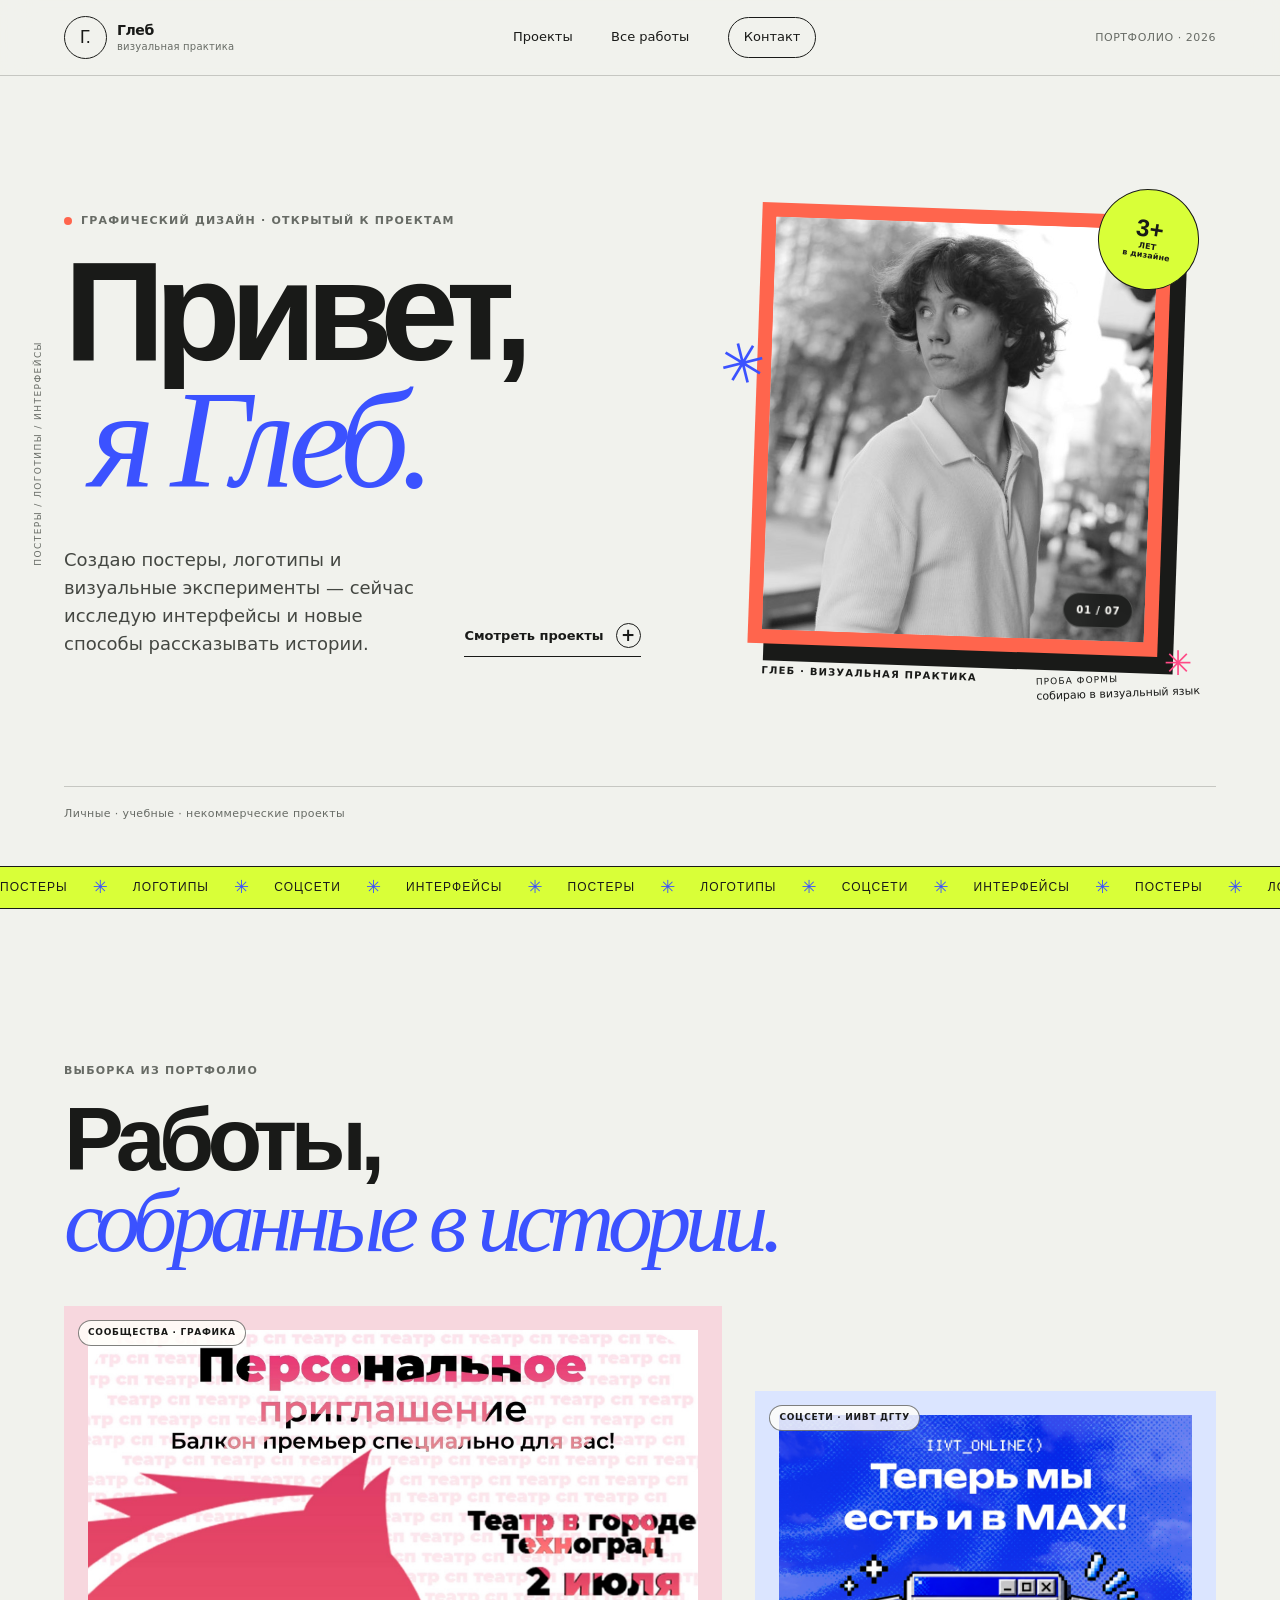
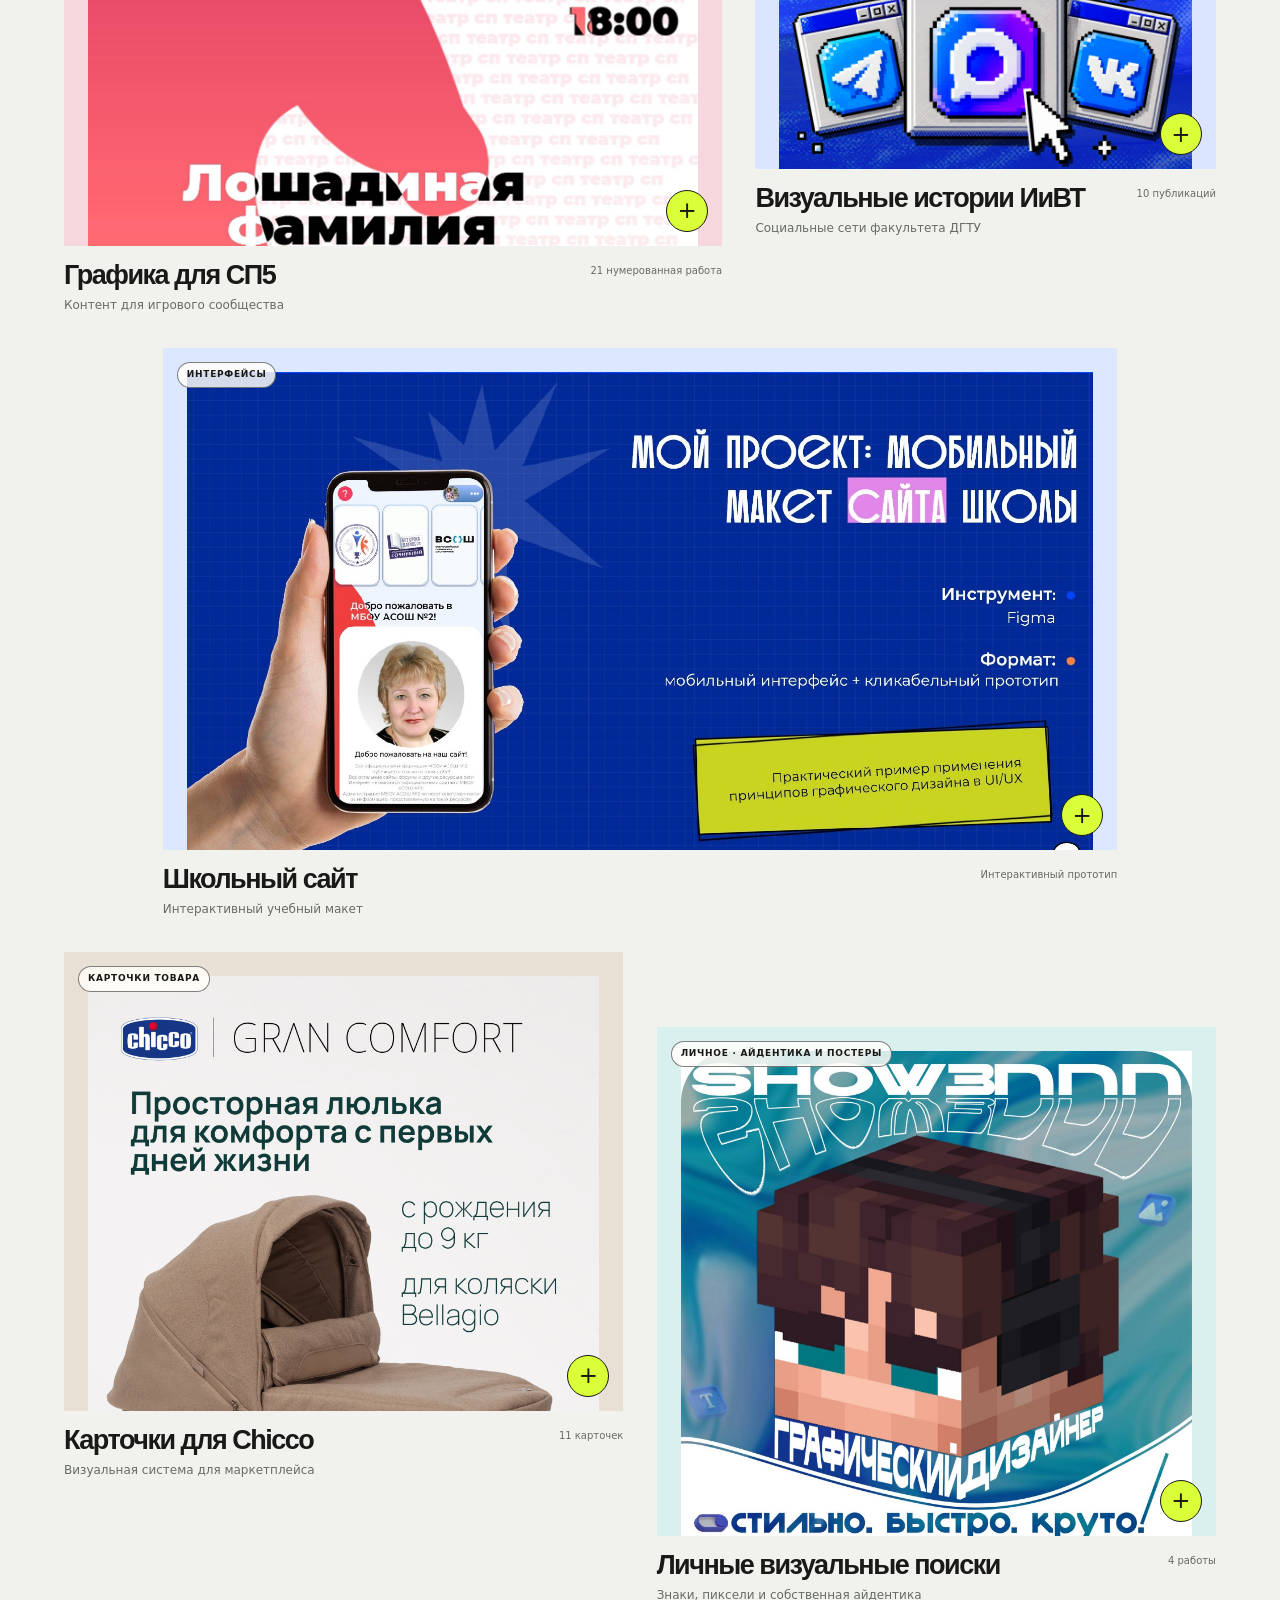
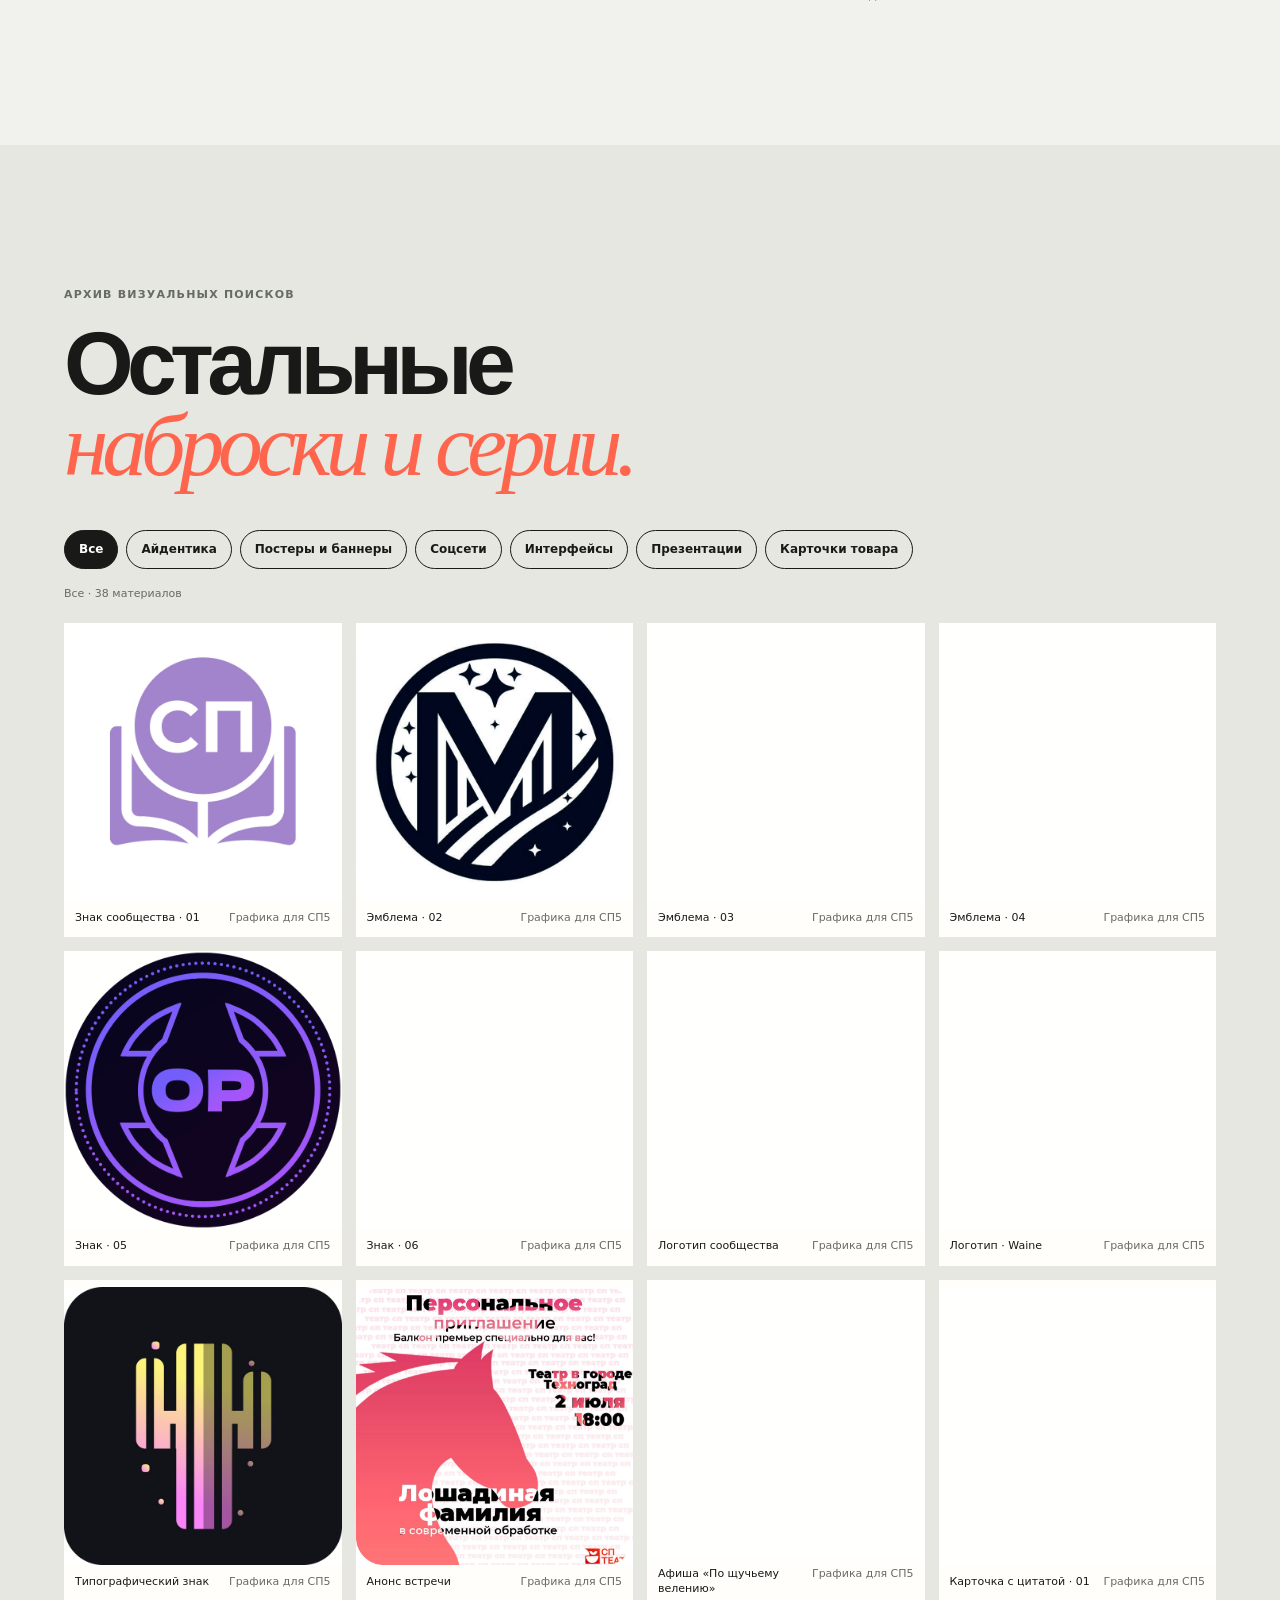
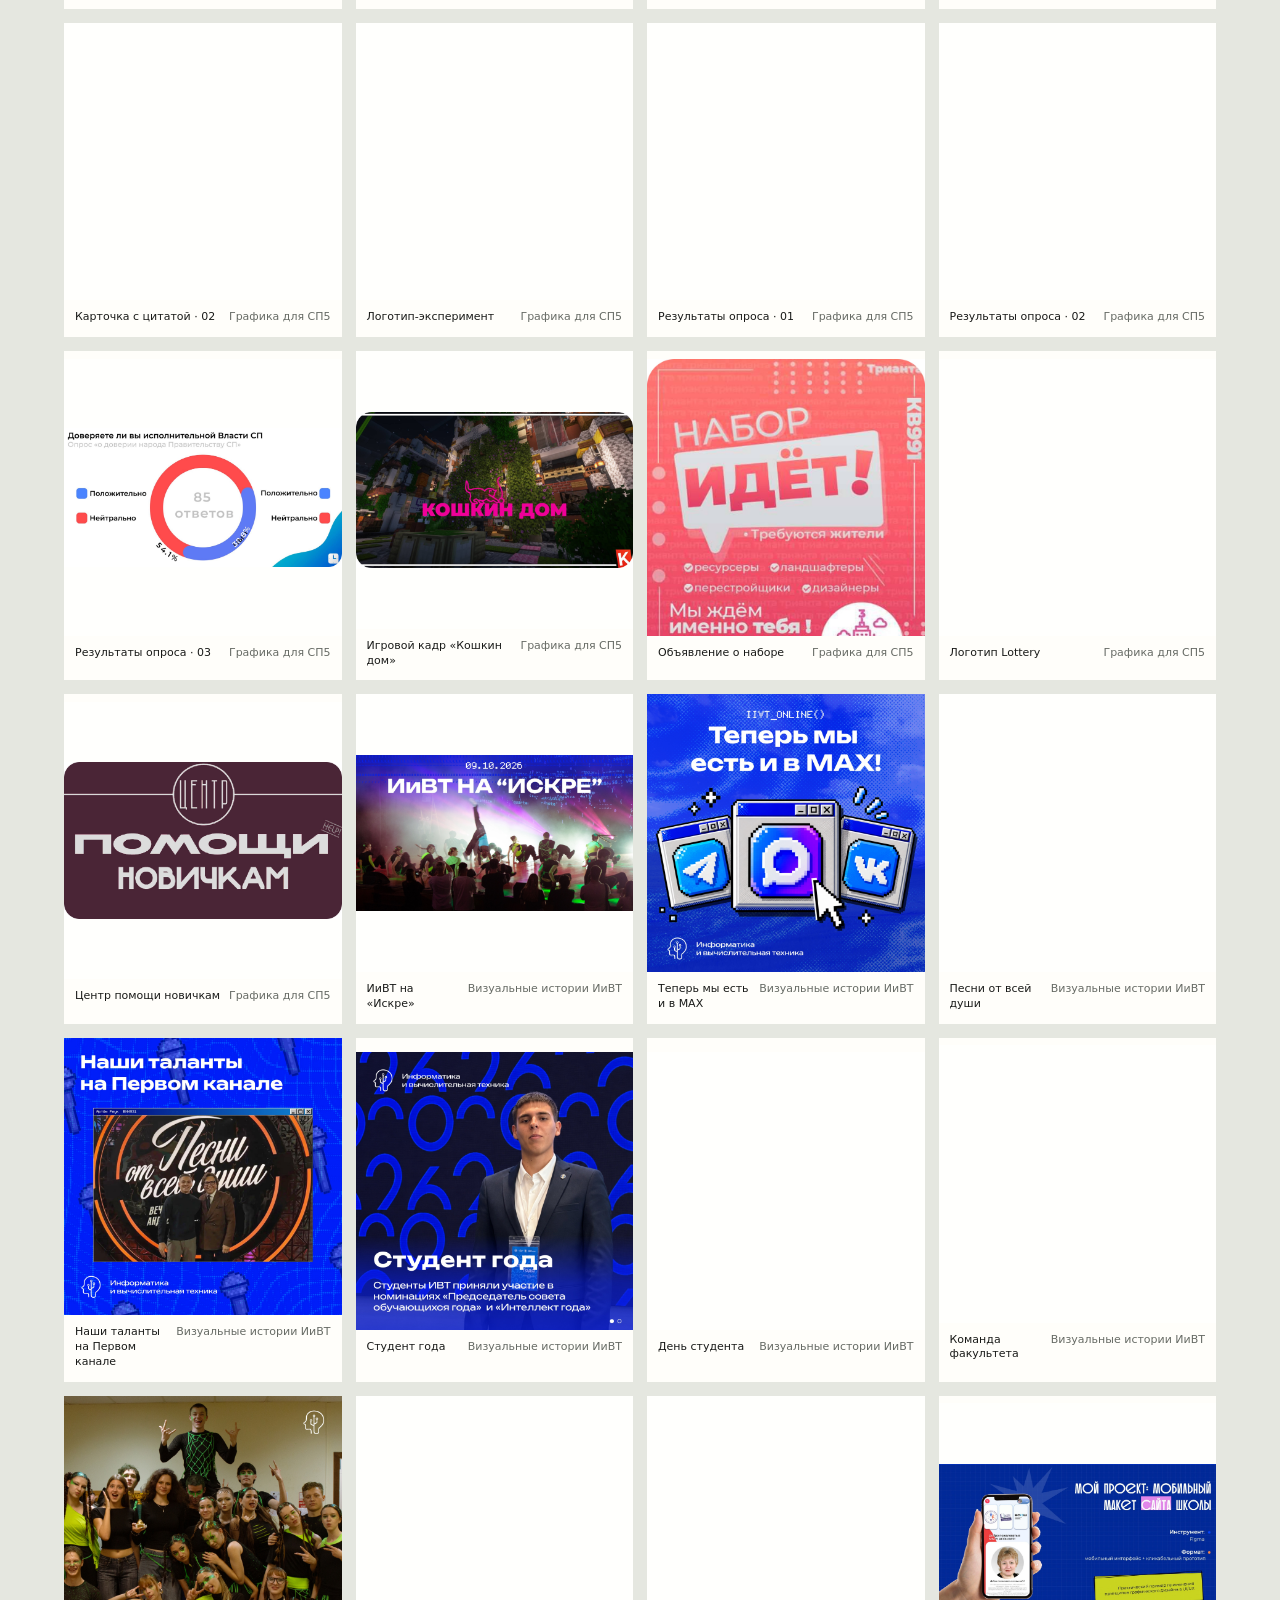
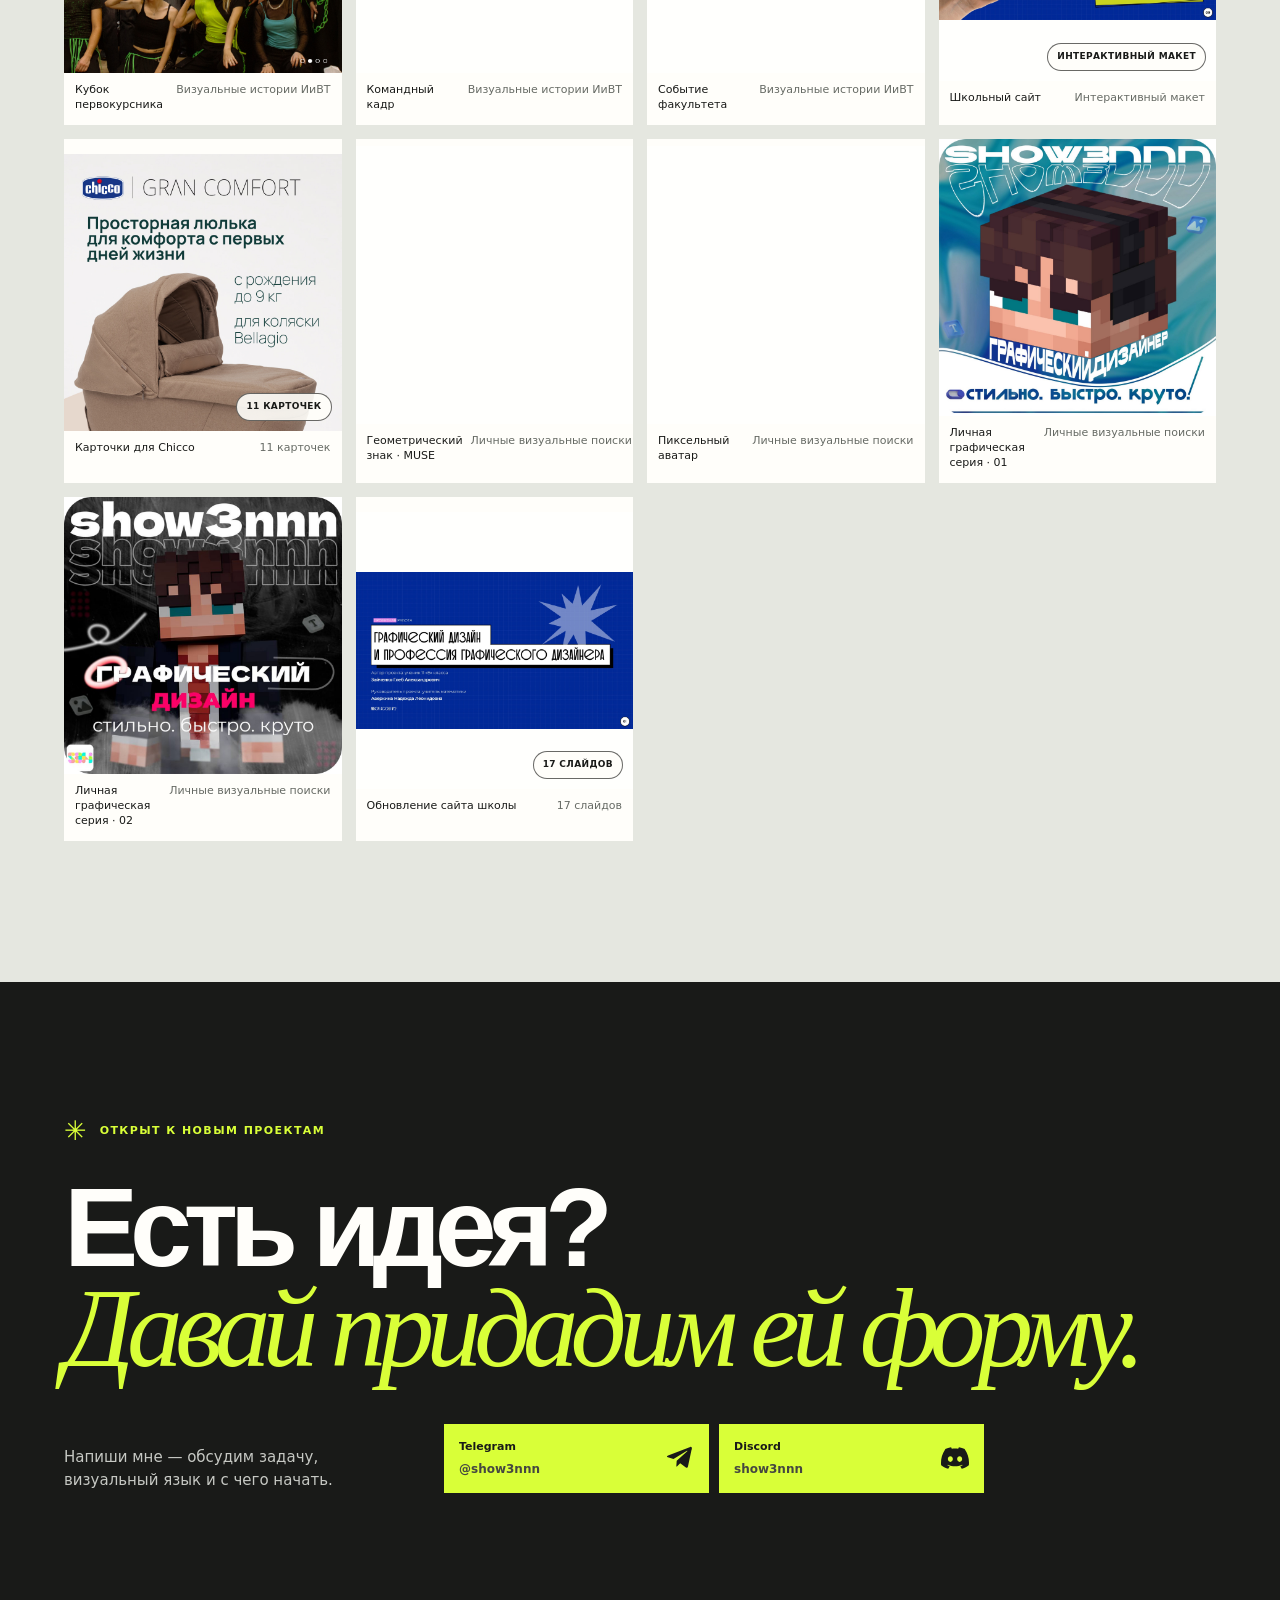
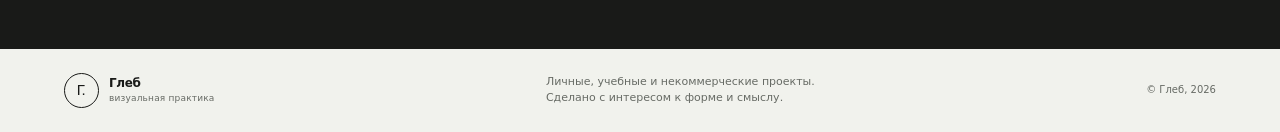
<file: index.html>
<!doctype html>
<html lang="ru">
<head>
  <meta charset="utf-8">
  <meta name="viewport" content="width=device-width, initial-scale=1">
  <meta name="theme-color" content="#f1f2ed">
  <meta name="description" content="Портфолио Глеба — постеры, логотипы, визуальные эксперименты и интерактивные интерфейсы.">
  <title>Глеб — графический дизайн и визуальные эксперименты</title>
  <link rel="icon" type="image/svg+xml" href="favicon.svg">
  <link rel="stylesheet" href="styles.css">
  <script defer src="projects.js"></script>
  <script defer src="app.js"></script>
</head>
<body>
  <div class="reading-progress" aria-hidden="true"></div>
  <header class="site-header">
    <a class="wordmark" href="#top" aria-label="Глеб, на главную">
      <span class="wordmark__glyph">Г.</span>
      <span class="wordmark__text">Глеб<br><small>визуальная практика</small></span>
    </a>
    <button class="menu-toggle" type="button" aria-expanded="false" aria-controls="main-nav">
      <span></span><span></span><span class="sr-only">Открыть меню</span>
    </button>
    <nav class="main-nav" id="main-nav" aria-label="Основная навигация">
      <a href="#projects">Проекты</a>
      <a href="#archive">Все работы</a>
      <a class="nav-contact" href="#contact">Контакт</a>
    </nav>
    <span class="header-note">Портфолио · 2026</span>
  </header>

  <main id="top">
    <section class="hero section-wrap">
      <div class="hero__copy reveal">
        <p class="eyebrow"><span class="eyebrow__dot"></span> Графический дизайн · открытый к проектам</p>
        <h1>Привет,<br><em>я Глеб.</em></h1>
        <div class="hero__bottom">
          <p class="hero__intro">Создаю постеры, логотипы и визуальные эксперименты — сейчас исследую интерфейсы и новые способы рассказывать истории.</p>
          <a class="text-link" href="#projects"><span>Смотреть проекты</span><i aria-hidden="true">+</i></a>
        </div>
        <span class="hero__side-label">Постеры / логотипы / интерфейсы</span>
      </div>
      <div class="hero__visual reveal">
        <div class="hero-stamp"><b>3+</b><span>ЛЕТ<br>в дизайне</span></div>
        <div class="hero-art">
          <div class="hero-carousel" id="heroCarousel" role="group" aria-roledescription="карусель" aria-label="Фотографии Глеба">
            <img class="hero-carousel__image" src="assets/about/avatar.jpg" alt="Портрет Глеба в чёрно-белом исполнении" fetchpriority="high">
            <span class="hero-carousel__count" aria-hidden="true">01 / 07</span>
          </div>
          <span class="hero-art__corner">ГЛЕБ · ВИЗУАЛЬНАЯ ПРАКТИКА</span>
        </div>
        <span class="hero-spark hero-spark--one" aria-hidden="true">✳</span>
        <span class="hero-spark hero-spark--two" aria-hidden="true">✳</span>
      <p class="hero-caption"><span>ПРОБА ФОРМЫ</span><br>собираю в визуальный язык</p>
      </div>
      <div class="hero-footer">
        <span>Личные · учебные · некоммерческие проекты</span>
      </div>
    </section>

    <div class="ticker" aria-label="Направления дизайна">
      <div class="ticker__track">
        <div class="ticker__group">
          <span>ПОСТЕРЫ</span><b>✳</b><span>ЛОГОТИПЫ</span><b>✳</b><span>СОЦСЕТИ</span><b>✳</b><span>ИНТЕРФЕЙСЫ</span><b>✳</b>
        </div>
      </div>
    </div>

    <section class="projects-section section-wrap" id="projects">
      <div class="section-heading reveal">
        <div>
          <p class="eyebrow">Выборка из портфолио</p>
          <h2>Работы,<br><em>собранные в истории.</em></h2>
        </div>
      </div>
      <div class="project-grid" id="projectGrid" aria-live="polite"></div>
    </section>

    <section class="archive-section" id="archive">
      <div class="section-wrap">
        <div class="section-heading section-heading--archive reveal">
          <div>
            <p class="eyebrow">Архив визуальных поисков</p>
            <h2>Остальные<br><em>наброски и серии.</em></h2>
          </div>
        </div>
        <div class="filter-row" id="filters" role="group" aria-label="Фильтр по направлениям"></div>
        <p class="archive-count" id="archiveCount" aria-live="polite"></p>
        <div class="archive-grid" id="archiveGrid"></div>
      </div>
    </section>

    <section class="contact-section" id="contact">
      <div class="contact-inner section-wrap reveal">
        <div class="contact-kicker"><span class="contact-star">✳</span><p>Открыт к новым проектам</p></div>
        <h2>Есть идея?<br><em>Давай придадим ей форму.</em></h2>
        <div class="contact-bottom">
          <p>Напиши мне — обсудим задачу, визуальный язык и с чего начать.</p>
          <div class="contact-methods" aria-label="Способы связи">
            <a class="contact-link" href="https://t.me/show3nnn" target="_blank" rel="noreferrer">
              <span class="contact-link__identity"><span class="contact-link__platform">Telegram</span><span class="contact-link__value">@show3nnn</span></span>
              <svg class="contact-link__telegram" viewBox="0 0 24 24" aria-hidden="true" focusable="false"><path d="M21.94 4.62 18.83 19.3c-.24 1.07-.87 1.34-1.77.84l-4.9-3.61-2.36 2.27c-.26.26-.48.48-.98.48l.35-4.98 9.06-8.19c.39-.35-.09-.55-.6-.2L6.44 12.84 1.6 11.33c-1.05-.33-1.07-1.05.22-1.56L20.8 2.53c.87-.32 1.63.21 1.35 2.09z"/></svg>
            </a>
            <button class="contact-link discord-copy" id="copyDiscord" type="button" data-copy-value="show3nnn" aria-label="Скопировать ник Discord show3nnn">
              <span class="contact-link__identity"><span class="contact-link__platform">Discord</span><span class="contact-link__value">show3nnn</span></span>
              <svg class="contact-link__discord" viewBox="0 0 24 24" aria-hidden="true" focusable="false"><path d="M20.317 4.3698a19.7913 19.7913 0 0 0-4.8851-1.5152.0741.0741 0 0 0-.0785.0371c-.211.3753-.4447.8648-.6083 1.2495-1.8447-.2762-3.68-.2762-5.4868 0-.1636-.3933-.4058-.8742-.6177-1.2495a.077.077 0 0 0-.0785-.037 19.7363 19.7363 0 0 0-4.8852 1.515.0699.0699 0 0 0-.0321.0277C.5334 9.0458-.319 13.5799.0992 18.0578a.0824.0824 0 0 0 .0312.0561c2.0528 1.5076 4.0413 2.4228 5.9929 3.0294a.0777.0777 0 0 0 .0842-.0276c.4616-.6304.8731-1.2952 1.226-1.9942a.076.076 0 0 0-.0416-.1057c-.6528-.2476-1.2743-.5495-1.8722-.8923a.077.077 0 0 1-.0076-.1277c.1258-.0943.2517-.1923.3718-.2914a.0743.0743 0 0 1 .0776-.0105c3.9278 1.7933 8.18 1.7933 12.0614 0a.0739.0739 0 0 1 .0785.0095c.1202.099.246.1981.3728.2924a.077.077 0 0 1-.0066.1276 12.2986 12.2986 0 0 1-1.873.8914.0766.0766 0 0 0-.0407.1067c.3604.698.7719 1.3628 1.225 1.9932a.076.076 0 0 0 .0842.0286c1.961-.6067 3.9495-1.5219 6.0023-3.0294a.077.077 0 0 0 .0313-.0552c.5004-5.177-.8382-9.6739-3.5485-13.6604a.061.061 0 0 0-.0312-.0286zM8.02 15.3312c-1.1825 0-2.1569-1.0857-2.1569-2.419 0-1.3332.9555-2.4189 2.157-2.4189 1.2108 0 2.1757 1.0952 2.1568 2.419 0 1.3332-.9555 2.4189-2.1569 2.4189zm7.9748 0c-1.1825 0-2.1569-1.0857-2.1569-2.419 0-1.3332.9554-2.4189 2.1569-2.4189 1.2108 0 2.1757 1.0952 2.1568 2.419 0 1.3332-.946 2.4189-2.1568 2.4189Z"/></svg>
            </button>
          </div>
        </div>
        <p class="contact-copy-status" id="contactCopyStatus" aria-live="polite"></p>
      </div>
    </section>
  </main>

  <footer class="site-footer section-wrap">
    <a class="wordmark wordmark--footer" href="#top"><span class="wordmark__glyph">Г.</span><span class="wordmark__text">Глеб<br><small>визуальная практика</small></span></a>
    <p>Личные, учебные и некоммерческие проекты.<br>Сделано с интересом к форме и смыслу.</p>
    <span>© Глеб, 2026</span>
  </footer>

  <dialog class="project-dialog" id="projectDialog" aria-labelledby="projectDialogTitle">
    <div class="project-dialog__top">
      <span class="dialog-brand">Г. / КЕЙС</span>
      <button class="icon-button dialog-close" type="button" aria-label="Закрыть кейс">×</button>
    </div>
    <div class="project-dialog__content" id="projectDialogContent"></div>
  </dialog>

  <dialog class="lightbox" id="lightbox" aria-label="Просмотр изображения">
    <button class="icon-button lightbox-close" type="button" aria-label="Закрыть изображение">×</button>
    <button class="lightbox-step lightbox-step--prev" type="button" aria-label="Предыдущее изображение">Назад</button>
    <figure class="lightbox-figure">
      <img id="lightboxImage" alt="">
      <figcaption><span id="lightboxCaption"></span><small id="lightboxPosition"></small></figcaption>
    </figure>
    <button class="lightbox-step lightbox-step--next" type="button" aria-label="Следующее изображение">Дальше</button>
  </dialog>
</body>
</html>
</file>
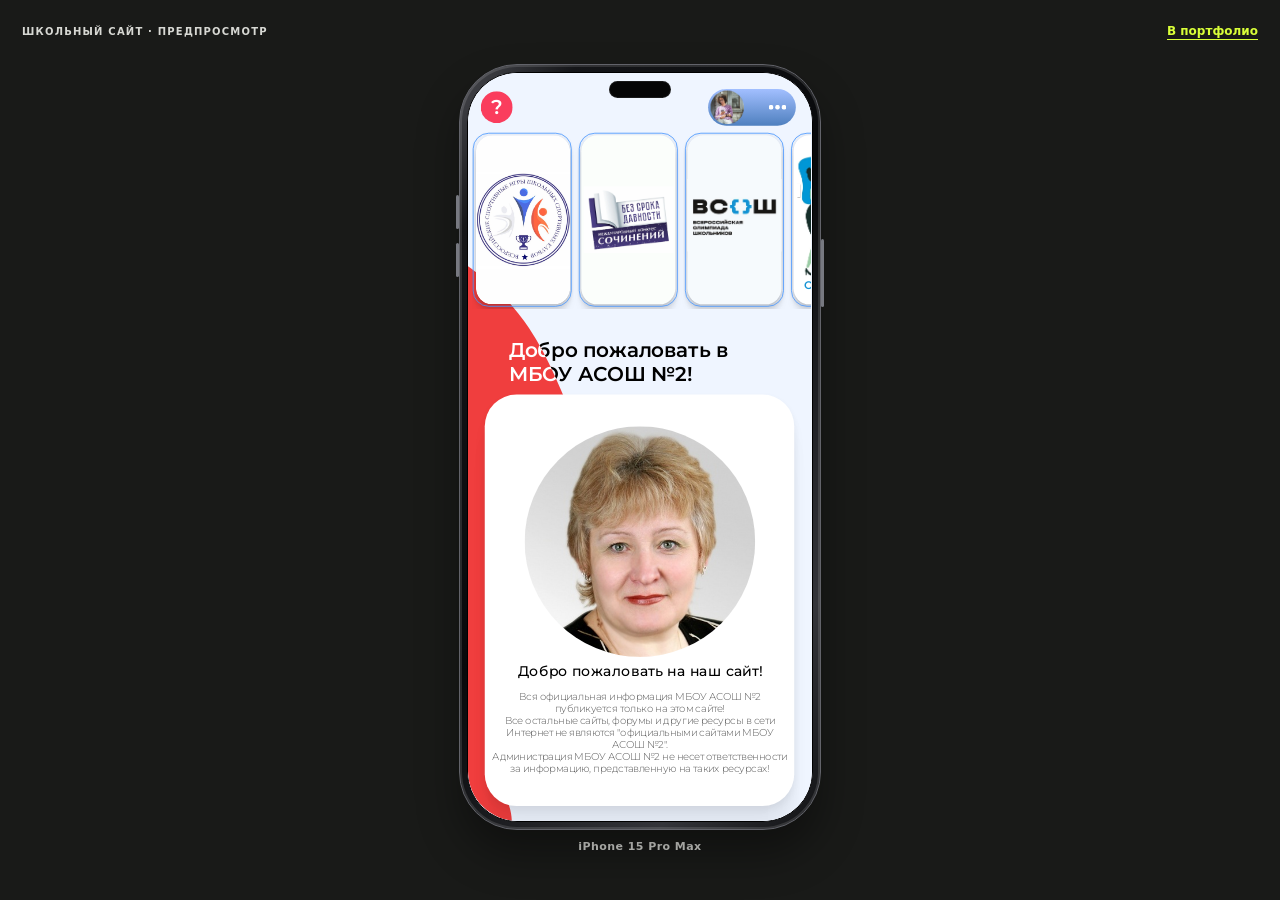
<file: school-preview.html>
<!doctype html>
<html lang="ru">
<head>
  <meta charset="utf-8">
  <meta name="viewport" content="width=device-width, initial-scale=1">
  <meta name="theme-color" content="#191a18">
  <meta name="description" content="Интерактивный макет школьного сайта в рамке iPhone 15 Pro Max.">
  <title>Школьный сайт — предпросмотр iPhone</title>
  <link rel="icon" type="image/svg+xml" href="favicon.svg">
  <link rel="stylesheet" href="styles.css">
</head>
<body class="standalone-preview-page">
  <main class="standalone-preview">
    <header class="standalone-preview__top">
      <span class="standalone-preview__brand">ШКОЛЬНЫЙ САЙТ · ПРЕДПРОСМОТР</span>
      <a class="standalone-preview__back" href="index.html#projects">В портфолио</a>
    </header>
    <section class="standalone-preview__stage" aria-label="Интерактивный макет на iPhone">
      <figure class="iphone-device" aria-label="iPhone 15 Pro Max с интерактивным макетом сайта школы">
        <div class="iphone-frame">
          <div class="iphone-screen">
            <span class="iphone-island" aria-hidden="true"></span>
            <iframe class="demo-frame" title="Интерактивный макет сайта школы" src="demos/school-prototype.html" loading="eager" sandbox="allow-scripts allow-forms"></iframe>
          </div>
        </div>
        <figcaption>iPhone 15 Pro Max</figcaption>
      </figure>
    </section>
  </main>
</body>
</html>
</file>
<file: styles.css>
:root {
  color-scheme: light;
  --paper: #f1f2ed;
  --paper-deep: #e7e9e2;
  --white: #fffefa;
  --ink: #191a18;
  --muted: #676b65;
  --line: rgba(25, 26, 24, .2);
  --blue: #3b52ff;
  --lime: #d9ff38;
  --coral: #ff654d;
  --pink: #ff4b87;
  --serif: Georgia, "Times New Roman", serif;
  --sans: system-ui, -apple-system, BlinkMacSystemFont, "Segoe UI", sans-serif;
  --display: "Arial Black", "Helvetica Neue", Arial, sans-serif;
  --gutter: clamp(20px, 5vw, 76px);
  --max: 1440px;
}
* { box-sizing: border-box; }
html { scroll-behavior: smooth; scroll-padding-top: 82px; }
body {
  margin: 0;
  color: var(--ink);
  background: var(--paper);
  font-family: var(--sans);
  font-size: 16px;
  line-height: 1.55;
  -webkit-font-smoothing: antialiased;
}
body:has(dialog[open]) { overflow: hidden; }
img { display: block; max-width: 100%; }
a { color: inherit; }
button { color: inherit; font: inherit; }
button, a { -webkit-tap-highlight-color: transparent; }
::selection { color: var(--ink); background: var(--lime); }
.sr-only {
  position: absolute; width: 1px; height: 1px; padding: 0; margin: -1px;
  overflow: hidden; clip: rect(0,0,0,0); white-space: nowrap; border: 0;
}
.reading-progress {
  position: fixed; inset: 0 auto auto 0; z-index: 20;
  width: 100%; height: 3px; transform: scaleX(0); transform-origin: left center;
  background: var(--blue); pointer-events: none;
}
.section-wrap { width: min(100% - 2 * var(--gutter), var(--max)); margin-inline: auto; }
.site-header {
  position: sticky; top: 0; z-index: 10;
  display: flex; align-items: center; justify-content: space-between;
  width: 100%; min-height: 76px; padding: 10px var(--gutter);
  background: rgba(241,242,237,.9); border-bottom: 1px solid var(--line);
  backdrop-filter: blur(16px);
}
.wordmark { display: inline-flex; align-items: center; gap: 10px; text-decoration: none; line-height: 1.05; }
.wordmark__glyph {
  display: grid; place-items: center; width: 43px; height: 43px;
  border: 1px solid var(--ink); border-radius: 50%; font-family: var(--display);
  font-size: 18px; letter-spacing: -.1em; padding-right: 2px;
}
.wordmark__text { font-size: 14px; font-weight: 750; letter-spacing: -.03em; }
.wordmark__text small { display: inline-block; margin-top: 4px; color: var(--muted); font-size: 10px; font-weight: 500; letter-spacing: .02em; }
.main-nav { display: flex; align-items: center; gap: clamp(18px,3vw,44px); }
.main-nav a { font-size: 13px; text-decoration: none; transition: color .2s ease; }
.main-nav a:hover, .main-nav a[aria-current="location"] { color: var(--blue); }
.main-nav .nav-contact { padding: 9px 15px; border: 1px solid var(--ink); border-radius: 999px; }
.header-note { color: var(--muted); font-size: 11px; letter-spacing: .05em; text-transform: uppercase; }
.menu-toggle { display: none; }

.hero {
  position: relative; display: grid; grid-template-columns: minmax(0,1.06fr) minmax(310px,.94fr);
  gap: clamp(24px,5vw,78px); align-items: center; padding-top: clamp(56px,8vw,118px);
  padding-bottom: 34px; min-height: min(790px, calc(100svh - 76px));
}
.hero__copy { position: relative; z-index: 2; padding-bottom: 20px; }
.eyebrow {
  display: flex; align-items: center; gap: 9px; margin: 0 0 20px;
  color: var(--muted); font-size: 11px; font-weight: 680; letter-spacing: .11em; text-transform: uppercase;
}
.eyebrow__dot { width: 8px; height: 8px; display: inline-block; background: var(--coral); border-radius: 50%; }
.hero h1, .section-heading h2, .contact-inner h2 {
  margin: 0; font-family: var(--display); font-weight: 900; letter-spacing: -.075em; line-height: .9;
}
.hero h1 { max-width: 780px; font-size: clamp(76px, 11vw, 165px); }
.hero h1 em, .section-heading h2 em, .contact-inner h2 em {
  font-family: var(--serif); font-weight: 400; letter-spacing: -.07em;
}
.hero h1 em { display: inline-block; margin-left: clamp(0px,2vw,30px); color: var(--blue); }
.hero__bottom { display: flex; align-items: end; justify-content: space-between; gap: 25px; max-width: 670px; margin-top: 42px; }
.hero__intro { max-width: 370px; margin: 0; color: #444742; font-size: clamp(15px,1.45vw,18px); line-height: 1.55; }
.text-link {
  display: inline-flex; align-items: center; gap: 12px; padding: 0 0 8px;
  border-bottom: 1px solid var(--ink); text-decoration: none; white-space: nowrap;
  font-size: 13px; font-weight: 700;
}
.text-link i { display: grid; place-items: center; width: 25px; height: 25px; border: 1px solid var(--ink); border-radius: 50%; font-style: normal; font-size: 17px; line-height: 1; transition: transform .25s ease, color .25s ease, background .25s ease; }
.text-link:hover i { color: var(--white); background: var(--ink); transform: rotate(90deg); }
.hero__side-label {
  position: absolute; left: -32px; bottom: 112px; color: var(--muted); font-size: 9px;
  letter-spacing: .16em; text-transform: uppercase; writing-mode: vertical-rl; transform: rotate(180deg);
}
.hero__visual { position: relative; width: min(100%, 470px); justify-self: center; padding: 20px 16px 52px; }
.hero-art {
  position: relative; width: min(100%, 410px); margin-inline: auto; padding: 14px;
  background: var(--coral); box-shadow: 16px 17px 0 var(--ink); transform: rotate(2deg);
  transition: transform .4s cubic-bezier(.2,.8,.2,1);
}
.hero-art:hover { transform: rotate(0deg) translateY(-5px); }
.hero-art img { width: 100%; aspect-ratio: 1 / 1.08; object-fit: cover; object-position: center 30%; background: #fff; }
.hero-carousel { position: relative; overflow: hidden; }
.hero-carousel__image { display: block; transition: opacity .24s ease; }
.hero-carousel__image.is-changing { opacity: .72; }
.hero-carousel__count {
  position: absolute; right: 12px; bottom: 12px; min-width: 48px; padding: 9px 12px;
  border: 1px solid rgba(255,255,255,.2); border-radius: 999px; color: var(--white);
  background: rgba(25,26,24,.84); backdrop-filter: blur(8px);
  font-size: 10px; font-weight: 750; letter-spacing: .08em; text-align: center;
}
@media (prefers-reduced-motion: reduce) { .hero-carousel__image { transition: none; } }
.hero-art__corner {
  position: absolute; bottom: -35px; left: 15px; font-size: 10px; font-weight: 750;
  letter-spacing: .12em; text-transform: uppercase;
}
.hero-stamp {
  position: absolute; z-index: 2; top: 0; right: -4px; display: grid; place-content: center;
  width: 101px; height: 101px; border: 1px solid var(--ink); border-radius: 50%;
  background: var(--lime); text-align: center; font-size: 9px; font-weight: 850; line-height: 1.1; transform: rotate(9deg);
}
.hero-stamp b { display: block; margin-bottom: 3px; font-family: var(--display); font-size: 24px; line-height: .9; }
.hero-stamp span { font-size: 8px; letter-spacing: .02em; text-transform: none; }
.hero-spark { position: absolute; color: var(--blue); line-height: 1; }
.hero-spark--one { top: 29%; left: -5px; font-size: 55px; transform: rotate(-14deg); }
.hero-spark--two { bottom: 21px; right: 3px; color: var(--pink); font-size: 34px; }
.hero-caption { position: absolute; right: -4px; bottom: 0; margin: 0; font-size: 11px; line-height: 1.35; transform: rotate(-2deg); }
.hero-caption span { font-size: 9px; letter-spacing: .12em; }
.hero-footer {
  grid-column: 1 / -1; display: flex; justify-content: space-between; gap: 16px;
  padding-top: 18px; border-top: 1px solid var(--line); color: var(--muted);
  font-size: 11px; letter-spacing: .035em;
}
.ticker { overflow: hidden; border-block: 1px solid var(--ink); background: var(--lime); }
.ticker__track {
  display: flex; align-items: center; width: max-content; padding: 11px 0;
  transform: translate3d(0,0,0); will-change: transform;
}
.ticker__track.is-ready { animation: ticker 30s linear infinite; }
.ticker__group { display: flex; flex: 0 0 auto; align-items: center; gap: 25px; padding-right: 25px; }
.ticker__track span { font-family: var(--display); font-size: 12px; letter-spacing: .09em; white-space: nowrap; }
.ticker__track b { color: var(--blue); font-size: 18px; line-height: 1; }
@keyframes ticker { to { transform: translate3d(var(--ticker-shift),0,0); } }

.projects-section { padding-block: clamp(86px,12vw,165px) clamp(90px,11vw,150px); }
.section-heading {
  display: flex; align-items: end; justify-content: space-between; gap: 30px; margin-bottom: 45px;
}
.section-heading h2 { font-size: clamp(46px,7vw,92px); }
.section-heading h2 em { color: var(--blue); }
.section-heading__aside { max-width: 310px; margin: 0 0 6px; color: var(--muted); font-size: 14px; line-height: 1.55; }
.project-grid { display: grid; grid-template-columns: repeat(12,minmax(0,1fr)); gap: clamp(16px,2.6vw,38px); }
.project-card { min-width: 0; grid-column: span 6; cursor: pointer; }
.project-card[data-project="sp5"] { grid-column: span 7; }
.project-card[data-project="iivt"] { grid-column: span 5; margin-top: 85px; }
.project-card[data-project="school"] { grid-column: 2 / span 10; }
.project-card[data-project="chicco"] { grid-column: span 6; }
.project-card[data-project="personal"] { grid-column: span 6; margin-top: 75px; }
.project-card__visual {
  position: relative; overflow: hidden; display: grid; place-items: center; aspect-ratio: 1.22;
  padding: clamp(12px,2vw,24px); background: var(--card-tone,var(--paper-deep));
}
.project-card[data-project="school"] .project-card__visual { aspect-ratio: 1.9; }
.project-card[data-project="personal"] .project-card__visual { aspect-ratio: 1.1; }
.project-card__visual img {
  width: 100%; height: 100%; object-fit: contain;
  transition: transform .65s cubic-bezier(.2,.8,.2,1);
}
.project-card:hover .project-card__visual img { transform: scale(1.04); }
.project-card__index {
  position: absolute; top: 14px; left: 14px; padding: 5px 9px; border: 1px solid rgba(25,26,24,.55);
  border-radius: 999px; background: rgba(255,254,250,.84); font-size: 9px; font-weight: 720; letter-spacing: .08em; text-transform: uppercase;
}
.project-card__open {
  position: absolute; right: 14px; bottom: 14px; display: grid; place-items: center; width: 42px; height: 42px;
  border: 1px solid var(--ink); border-radius: 50%; background: var(--lime); font-size: 23px; line-height: 1;
  transition: transform .25s ease, background .25s ease;
}
.project-card:hover .project-card__open { transform: rotate(45deg); background: var(--white); }
.project-card__info { display: flex; align-items: start; justify-content: space-between; gap: 16px; padding-top: 15px; }
.project-card__title { margin: 0; font-family: var(--display); font-size: clamp(19px,2.2vw,27px); letter-spacing: -.055em; line-height: 1.08; }
.project-card__subtitle { margin: 6px 0 0; color: var(--muted); font-size: 12px; }
.project-card__type { margin: 2px 0 0; color: var(--muted); font-size: 10px; text-align: right; white-space: nowrap; }

.archive-section { padding-block: clamp(84px,11vw,145px); background: #e5e7e0; }
.section-heading--archive h2 em { color: var(--coral); }
.filter-row { display: flex; flex-wrap: wrap; gap: 8px; margin: 0 0 16px; }
.filter-button {
  padding: 9px 14px; border: 1px solid var(--ink); border-radius: 999px; background: transparent;
  cursor: pointer; font-size: 12px; font-weight: 650; transition: background .2s ease, color .2s ease, border-color .2s ease;
}
.filter-button:hover, .filter-button[aria-pressed="true"] { color: var(--white); background: var(--ink); }
.archive-count { min-height: 20px; margin: 0 0 18px; color: var(--muted); font-size: 11px; }
.archive-grid { display: grid; grid-template-columns: repeat(4,minmax(0,1fr)); gap: 14px; }
.archive-item {
  min-width: 0; border: 0; padding: 0; background: var(--white); text-align: left; cursor: zoom-in;
}
.archive-item--project { cursor: pointer; }
.archive-item__image { display: grid; place-items: center; height: auto; aspect-ratio: 1 / 1; overflow: hidden; background: rgba(255,255,255,.48); }
.archive-item__image { position: relative; }
.archive-item__image img { width: 100%; height: 100%; object-fit: contain; transition: transform .4s ease; }
.archive-item:hover .archive-item__image img { transform: scale(1.045); }
.archive-item__badge {
  position: absolute; right: 10px; bottom: 10px; padding: 6px 9px; border: 1px solid rgba(25,26,24,.65);
  border-radius: 999px; background: rgba(255,254,250,.9); color: var(--ink); font-size: 9px; font-weight: 750;
  letter-spacing: .04em; text-transform: uppercase; pointer-events: none;
}
.archive-item__caption { display: flex; justify-content: space-between; gap: 8px; padding: 10px 11px 12px; font-size: 11px; line-height: 1.35; }
.archive-item__caption span:last-child { color: var(--muted); white-space: nowrap; }
.archive-empty { grid-column: 1/-1; padding: 35px; background: var(--white); color: var(--muted); }

.contact-section { overflow: hidden; padding-block: clamp(78px,10vw,130px); color: var(--white); background: var(--ink); }
.contact-inner { position: relative; }
.contact-kicker { display: flex; align-items: center; gap: 13px; color: var(--lime); }
.contact-kicker p { margin: 0; font-size: 11px; font-weight: 720; letter-spacing: .13em; text-transform: uppercase; }
.contact-star { font-size: 27px; animation: rotate 14s linear infinite; }
@keyframes rotate { to { transform: rotate(360deg); } }
.contact-inner h2 { margin-top: 26px; font-size: clamp(50px,8.7vw,118px); }
.contact-inner h2 em { color: var(--lime); }
.contact-bottom { display: grid; grid-template-columns: minmax(0,350px) minmax(0,1fr); align-items: end; gap: 30px; max-width: 920px; margin-top: 45px; }
.contact-bottom p { max-width: 350px; margin: 0; color: #c6c8c3; font-size: 15px; }
.contact-methods { display: grid; grid-template-columns: repeat(2,minmax(0,1fr)); gap: 10px; min-width: 0; }
.contact-link {
  display: flex; align-items: center; justify-content: space-between; gap: 12px; min-width: 0; min-height: 64px;
  padding: 14px 15px; color: var(--ink); background: var(--lime); text-decoration: none;
  border: 0; font: inherit; font-weight: 800; text-align: left; cursor: pointer; transition: background .2s ease, color .2s ease;
}
.contact-link:hover { color: var(--white); background: var(--blue); }
.contact-link:focus-visible { outline: 2px solid var(--white); outline-offset: 3px; }
.contact-link__identity { display: grid; gap: 5px; min-width: 0; }
.contact-link__platform { font-size: 11px; font-weight: 820; }
.contact-link__value { color: #454741; font-size: 12px; font-weight: 580; }
.contact-link__telegram { flex: 0 0 28px; width: 28px; height: 28px; fill: currentColor; }
.contact-link__discord { flex: 0 0 28px; width: 28px; height: 28px; fill: currentColor; }
.contact-copy-status { width: min(100%,490px); min-height: 16px; margin: 12px 0 0 auto; color: var(--lime); font-size: 11px; }
.site-footer { display: flex; align-items: center; justify-content: space-between; gap: 24px; padding-block: 24px; }
.wordmark--footer .wordmark__glyph { width: 35px; height: 35px; font-size: 15px; }
.wordmark--footer .wordmark__text { font-size: 12px; }
.wordmark--footer .wordmark__text small { font-size: 9px; }
.site-footer p { margin: 0; color: var(--muted); font-size: 11px; line-height: 1.45; }
.site-footer > span { color: var(--muted); font-size: 10px; }

.project-dialog {
  width: min(100% - 22px, 1120px); max-width: 1120px; max-height: min(92svh,1100px); overflow: auto;
  margin: auto; padding: 0; border: 1px solid var(--ink); background: var(--paper);
  color: var(--ink); box-shadow: 14px 16px 0 rgba(25,26,24,.24);
}
.project-dialog::backdrop { background: rgba(13,15,18,.68); backdrop-filter: blur(5px); }
.project-dialog__top {
  position: sticky; top: 0; z-index: 5; display: flex; align-items: center; justify-content: space-between;
  padding: 10px 18px; border-bottom: 1px solid var(--line); background: rgba(241,242,237,.94);
  backdrop-filter: blur(12px);
}
.dialog-brand { font-size: 10px; font-weight: 800; letter-spacing: .12em; }
.icon-button {
  display: grid; place-items: center; width: 42px; height: 42px; border: 1px solid var(--ink);
  border-radius: 50%; background: var(--lime); cursor: pointer; font-size: 27px; line-height: 1;
}
.icon-button:hover { color: var(--white); background: var(--ink); }
.project-dialog__content { padding: clamp(18px,4vw,48px); }
.case-heading { display: grid; grid-template-columns: 1.25fr .75fr; gap: 30px; align-items: end; }
.case-heading__tag { margin: 0 0 12px; color: var(--blue); font-size: 11px; font-weight: 800; letter-spacing: .1em; text-transform: uppercase; }
.case-heading h2 { margin: 0; font-family: var(--display); font-size: clamp(40px,7vw,78px); letter-spacing: -.075em; line-height: .9; }
.case-heading__subtitle { margin: 13px 0 0; color: var(--muted); font-family: var(--serif); font-size: 20px; font-style: italic; }
.case-facts { display: flex; flex-direction: column; gap: 8px; align-items: start; }
.case-facts span { padding: 7px 11px; border: 1px solid var(--line); border-radius: 999px; font-size: 10px; }
.case-description { display: grid; grid-template-columns: 1fr 1fr; gap: 25px; max-width: 900px; margin: 30px 0 20px; }
.case-description--single { grid-template-columns: minmax(0,1fr); max-width: 780px; }
.case-description p { margin: 0; color: #444742; font-size: 14px; }
.case-description p:first-child { color: var(--ink); font-size: 17px; font-weight: 580; }
.case-note { margin: 20px 0 34px; padding: 12px 14px; border-left: 3px solid var(--coral); background: rgba(255,255,255,.55); color: var(--muted); font-size: 12px; }
.case-gallery-title { display: flex; align-items: end; justify-content: space-between; gap: 20px; margin: 30px 0 14px; }
.case-gallery-title h3 { margin: 0; font-family: var(--display); font-size: 24px; letter-spacing: -.05em; }
.case-gallery-title p { margin: 0; color: var(--muted); font-size: 11px; }
.case-gallery { display: grid; grid-template-columns: repeat(3,minmax(0,1fr)); gap: 12px; }
.case-gallery-item { min-width: 0; margin: 0; padding: 9px; background: var(--white); cursor: zoom-in; }
.case-gallery-item img { width: 100%; aspect-ratio: 1 / 1; object-fit: contain; }
.case-gallery-item figcaption { padding: 8px 2px 0; font-size: 11px; line-height: 1.35; }
.demo-block { margin: 38px 0 8px; padding: clamp(18px,3vw,32px); background: var(--ink); color: var(--white); }
.demo-block__heading { display: flex; align-items: end; justify-content: space-between; gap: 20px; }
.demo-block h3 { margin: 0; font-family: var(--display); font-size: clamp(25px,4vw,42px); letter-spacing: -.055em; }
.demo-block p { max-width: 480px; margin: 7px 0 0; color: #c9cbc5; font-size: 13px; }
.demo-launch {
  margin-top: 18px; padding: 12px 17px; border: 0; background: var(--lime); cursor: pointer;
  font-size: 12px; font-weight: 800; transition: background .2s ease, color .2s ease;
}
.demo-launch:hover { color: var(--white); background: var(--blue); }
.demo-container { display: none; grid-template-columns: minmax(0,1fr) minmax(240px,.72fr); gap: clamp(24px,5vw,54px); align-items: center; margin-top: 28px; }
.demo-container.is-open { display: grid; }
.demo-block.is-open { margin: 10px 0 8px; padding: 12px clamp(16px,2vw,24px); }
.demo-block.is-open .demo-block__heading, .demo-block.is-open .demo-launch { display: none; }
.demo-container.is-open { grid-template-columns: minmax(0,auto) minmax(240px,.72fr); gap: clamp(20px,4vw,42px); margin-top: 0; }
.iphone-device { display: grid; justify-items: center; gap: 14px; width: min(100%,430px); margin: 0 auto; }
.demo-container.is-open .iphone-device { width: auto; max-width: 100%; }
.iphone-frame {
  position: relative; height: min(870px, calc(92svh - 128px)); width: auto; max-width: 100%; aspect-ratio: 410 / 870; padding: 7px;
  border: 1px solid #62636a; border-radius: 58px;
  background: linear-gradient(125deg,#4a4b51 0%,#151619 13%,#08090b 48%,#34353a 82%,#111214 100%);
  box-shadow: 0 24px 42px rgba(0,0,0,.36), inset 0 0 0 2px rgba(255,255,255,.12);
}
.iphone-frame::before, .iphone-frame::after {
  position: absolute; z-index: 2; display: block; width: 3px; border-radius: 3px; background: #777981; content: "";
}
.iphone-frame::before { top: 130px; left: -4px; height: 34px; box-shadow: 0 48px 0 #777981; }
.iphone-frame::after { top: 174px; right: -4px; height: 68px; }
.iphone-screen {
  position: absolute; inset: 7px; overflow: hidden; border: 1px solid #000;
  border-radius: 50px; background: #eff5ff; isolation: isolate;
}
.demo-frame {
  display: block; width: 100%; height: 100%; border: 0; border-radius: inherit; background: #eff5ff;
  overscroll-behavior: contain; touch-action: pan-x pan-y;
}
.iphone-island {
  position: absolute; z-index: 3; top: 8px; left: 50%; width: 62px; height: 17px; transform: translateX(-50%);
  border: 1px solid rgba(255,255,255,.08); border-radius: 999px; background: #050506; pointer-events: none;
}
.iphone-device figcaption { color: #d7d8d3; font-size: 11px; font-weight: 750; letter-spacing: .04em; text-align: center; }
.iphone-device figcaption span { color: #a7aaa4; font-weight: 450; }
.demo-copy { max-width: 360px; align-self: center; color: #d7d8d3; font-size: 13px; }
.demo-copy strong { display: block; margin-bottom: 9px; color: var(--lime); font-family: var(--display); font-size: 23px; letter-spacing: -.04em; }
.demo-copy p { margin: 0; color: #d7d8d3; font-size: 13px; }
.demo-external { display: inline-block; margin-top: 20px; color: var(--lime); font-size: 12px; font-weight: 700; text-decoration: underline; text-underline-offset: 4px; }
.standalone-preview-page { min-height: 100svh; background: var(--ink); color: var(--white); }
.standalone-preview { display: grid; grid-template-rows: auto minmax(0,1fr); min-height: 100svh; padding: clamp(12px,2vw,22px); }
.standalone-preview__top { display: flex; align-items: center; justify-content: space-between; gap: 18px; }
.standalone-preview__brand { color: #d7d8d3; font-size: 10px; font-weight: 800; letter-spacing: .12em; }
.standalone-preview__back { color: var(--lime); font-size: 12px; font-weight: 750; text-decoration: underline; text-underline-offset: 4px; }
.standalone-preview__stage { display: grid; place-items: center; min-height: 0; }
.standalone-preview .iphone-device { width: min(100%,430px); gap: 8px; }
.standalone-preview .iphone-frame { width: min(410px,calc(47.13svh - 63px),calc(100vw - 52px)); height: auto; aspect-ratio: 410 / 870; }
.standalone-preview .iphone-device figcaption { color: #d7d8d3; }
.server-context {
  display: grid; grid-template-columns: minmax(115px,.32fr) minmax(0,1fr); gap: 25px;
  margin: 28px 0 22px; padding: clamp(20px,3vw,32px); border-left: 4px solid var(--blue); background: #e5e7e0;
}
.server-context__index { display: grid; align-content: start; justify-items: start; gap: 13px; padding-top: 7px; color: var(--muted); font-size: 9px; font-weight: 800; letter-spacing: .1em; line-height: 1.55; }
.server-context__logo { display: block; width: min(100%,200px); overflow: hidden; border: 1px solid rgba(25,26,24,.18); border-radius: 7px; background: #09090d; }
.server-context__logo img { display: block; width: 100%; height: auto; object-fit: contain; }
.server-context__label { margin: 0 0 3px; color: var(--muted); font-size: 9px; font-weight: 750; letter-spacing: .1em; text-transform: uppercase; }
.server-context h3 { margin: 0; color: var(--blue); font-family: var(--display); font-size: clamp(40px,6vw,62px); letter-spacing: -.08em; line-height: .95; }
.server-context__copy { max-width: 740px; margin: 12px 0 0; color: #444742; font-size: 13px; line-height: 1.55; }
.server-context__sources { display: flex; flex-wrap: wrap; gap: 8px 18px; margin-top: 15px; }
.server-context__sources a { color: var(--ink); font-size: 10px; font-weight: 720; text-decoration: underline; text-underline-offset: 3px; }
.case-resource {
  display: flex; align-items: center; justify-content: space-between; gap: 26px; margin: 28px 0 8px;
  padding: 18px; background: var(--white);
}
.case-resource__kicker { margin: 0 0 7px; color: var(--blue); font-size: 9px; font-weight: 800; letter-spacing: .1em; }
.case-resource h3 { margin: 0; font-family: var(--display); font-size: clamp(20px,3vw,30px); letter-spacing: -.06em; }
.case-resource__open { position: relative; flex: 0 0 min(35%,270px); overflow: hidden; aspect-ratio: 16 / 9; padding: 0; background: #173cce; cursor: pointer; }
.case-resource__open img { width: 100%; height: 100%; object-fit: cover; transition: transform .35s ease; }
.case-resource__open:hover img { transform: scale(1.04); }
.case-resource__open > span { position: absolute; right: 9px; bottom: 9px; display: grid; place-items: center; width: 34px; height: 34px; border: 1px solid var(--ink); border-radius: 50%; background: var(--lime); font-size: 22px; }
.case-resource > div > p:last-child { margin: 8px 0 0; color: var(--muted); font-size: 12px; }

.lightbox {
  position: relative; width: min(100% - 22px, 1240px); max-width: 1240px; height: min(92svh,1000px);
  max-height: 1000px; margin: auto; padding: 58px 72px 22px; border: 1px solid var(--ink);
  background: var(--paper); color: var(--ink);
}
.lightbox::backdrop { background: rgba(13,15,18,.84); }
.lightbox-close { position: absolute; top: 12px; right: 12px; z-index: 2; }
.lightbox-step {
  position: absolute; top: 50%; z-index: 2; display: grid; place-items: center;
  min-width: 58px; height: 38px; padding: 0 10px; border: 1px solid var(--ink); border-radius: 999px;
  background: var(--lime); cursor: pointer; font-size: 10px; font-weight: 750; line-height: 1;
}
.lightbox-step--prev { left: 16px; }
.lightbox-step--next { right: 16px; }
.lightbox-step:disabled { opacity: .32; cursor: default; }
.lightbox-figure { display: flex; flex-direction: column; height: 100%; margin: 0; touch-action: pan-y; }
.lightbox-figure img { flex: 1; min-height: 0; width: 100%; object-fit: contain; }
.lightbox-figure figcaption { display: flex; justify-content: space-between; gap: 15px; padding-top: 15px; font-size: 13px; }
.lightbox-figure small { color: var(--muted); font-size: 11px; white-space: nowrap; }

.has-js .reveal { opacity: 0; transform: translateY(22px); transition: opacity .7s ease, transform .7s cubic-bezier(.2,.8,.2,1); }
.has-js .reveal.is-visible { opacity: 1; transform: translateY(0); }
@media (prefers-reduced-motion: reduce) {
  *, *::before, *::after { scroll-behavior: auto !important; animation-duration: .01ms !important; animation-iteration-count: 1 !important; transition-duration: .01ms !important; }
  .has-js .reveal { opacity: 1; transform: none; }
  .ticker__track.is-ready { animation: none; transform: none; }
  .ticker__track { will-change: auto; }
}
@media (min-width: 1440px) {
  .hero h1 { font-size: 154px; }
}
@media (max-width: 900px) {
  .header-note { display: none; }
  .hero { grid-template-columns: minmax(0,1fr) minmax(265px,.75fr); gap: 20px; }
  .hero h1 { font-size: clamp(69px,10vw,108px); }
  .hero__bottom { display: block; margin-top: 32px; }
  .hero__bottom .text-link { margin-top: 20px; }
  .hero__side-label { display: none; }
  .archive-grid { grid-template-columns: repeat(3,minmax(0,1fr)); }
}
@media (max-width: 680px) {
  :root { --gutter: 20px; }
  html { scroll-padding-top: 72px; }
  .site-header { min-height: 66px; }
  .wordmark__glyph { width: 38px; height: 38px; }
  .menu-toggle {
    display: flex; flex-direction: column; justify-content: center; gap: 5px; width: 42px; height: 42px;
    border: 1px solid var(--ink); border-radius: 50%; background: transparent; cursor: pointer;
  }
  .menu-toggle span:not(.sr-only) { display: block; width: 16px; height: 1px; margin-inline: auto; background: var(--ink); transition: transform .2s ease; }
  .menu-toggle[aria-expanded="true"] span:first-child { transform: translateY(3px) rotate(45deg); }
  .menu-toggle[aria-expanded="true"] span:nth-child(2) { transform: translateY(-3px) rotate(-45deg); }
  .main-nav {
    position: absolute; top: calc(100% + 1px); left: 0; right: 0; display: none; flex-direction: column;
    align-items: stretch; gap: 0; padding: 8px var(--gutter) 18px; border-bottom: 1px solid var(--ink);
    background: var(--paper);
  }
  .main-nav.is-open { display: flex; }
  .main-nav a { padding: 13px 0; border-bottom: 1px solid var(--line); font-size: 15px; }
  .main-nav .nav-contact { margin-top: 11px; padding: 11px 14px; border: 1px solid var(--ink); text-align: center; }
  .hero { grid-template-columns: 1fr; gap: 10px; min-height: auto; padding-top: 52px; }
  .hero h1 { font-size: clamp(72px,19vw,112px); }
  .hero h1 em { margin-left: 12px; }
  .hero__intro { max-width: 390px; font-size: 15px; }
  .hero__bottom { margin-top: 26px; }
  .hero__visual { width: min(100%,390px); padding: 25px 16px 50px; }
  .hero-stamp { width: 82px; height: 82px; font-size: 8px; }
  .hero-stamp b { font-size: 20px; }
  .hero-footer { flex-wrap: wrap; justify-content: flex-start; column-gap: 18px; font-size: 10px; }
  .hero-footer span:last-child { width: 100%; }
  .section-heading { display: block; margin-bottom: 28px; }
  .section-heading h2 { font-size: clamp(46px,12vw,70px); }
  .section-heading__aside { margin-top: 17px; font-size: 13px; }
  .projects-section { padding-block: 78px 84px; }
  .project-grid { display: block; }
  .project-card, .project-card[data-project="sp5"], .project-card[data-project="iivt"], .project-card[data-project="school"], .project-card[data-project="chicco"], .project-card[data-project="personal"] {
    margin: 0 0 30px; grid-column: auto;
  }
  .project-card__visual, .project-card[data-project="school"] .project-card__visual, .project-card[data-project="personal"] .project-card__visual { aspect-ratio: 1.04; }
  .project-card[data-project="school"] .project-card__visual { aspect-ratio: 1.25; }
  .project-card__title { font-size: 22px; }
  .project-card__type { font-size: 9px; white-space: normal; }
  .archive-section { padding-block: 78px; }
  .archive-grid { grid-template-columns: repeat(2,minmax(0,1fr)); gap: 9px; }
  .archive-item__caption { padding: 8px; font-size: 10px; }
  .archive-item__caption span:last-child { display: none; }
  .filter-row { gap: 7px; margin-right: -6px; }
  .filter-button { padding: 8px 11px; font-size: 11px; }
  .contact-section { padding-block: 75px; }
  .contact-inner h2 { font-size: clamp(48px,11.5vw,78px); }
  .contact-bottom { display: block; margin-top: 28px; }
  .contact-methods { grid-template-columns: 1fr; margin-top: 18px; }
  .contact-link { width: 100%; }
  .contact-copy-status { width: 100%; margin: 10px 0 0; }
  .site-footer { align-items: start; flex-wrap: wrap; }
  .site-footer p { order: 3; width: 100%; }
  .project-dialog { width: 100%; max-height: 96svh; border-inline: 0; }
  .project-dialog__top { padding-inline: 14px; }
  .project-dialog__content { padding: 23px 17px 28px; }
  .case-heading { grid-template-columns: 1fr; gap: 17px; }
  .case-heading h2 { font-size: clamp(42px,12vw,68px); }
  .case-heading__subtitle { font-size: 18px; }
  .case-facts { flex-direction: row; flex-wrap: wrap; }
  .case-description { display: block; margin: 22px 0 16px; }
  .case-description p + p { margin-top: 14px; }
  .case-gallery { grid-template-columns: repeat(2,minmax(0,1fr)); gap: 8px; }
  .case-gallery-item { padding: 6px; }
  .case-gallery-item figcaption { font-size: 10px; }
  .case-gallery-title { display: block; }
  .case-gallery-title p { margin-top: 5px; }
  .demo-block__heading { display: block; }
  .demo-container, .demo-container.is-open { grid-template-columns: 1fr; }
  .demo-block.is-open { padding: 10px 12px; }
  .demo-container.is-open { gap: 15px; }
  .iphone-device { width: min(100%,360px); }
  .demo-copy { max-width: 440px; }
  .server-context { grid-template-columns: 1fr; gap: 12px; padding: 20px; }
  .server-context__index br { display: none; }
  .server-context__index { padding: 0; }
  .case-resource { align-items: stretch; flex-direction: column; gap: 16px; padding: 14px; }
  .case-resource__open { flex-basis: auto; width: 100%; max-width: 360px; }
  .lightbox { width: 100%; height: 100svh; max-height: 100svh; padding: 66px 45px 18px; border-inline: 0; }
  .lightbox-step { min-width: 50px; height: 34px; font-size: 9px; }
  .lightbox-step--prev { left: 5px; }
  .lightbox-step--next { right: 5px; }
  .lightbox-figure figcaption { font-size: 11px; }
}
</file>
